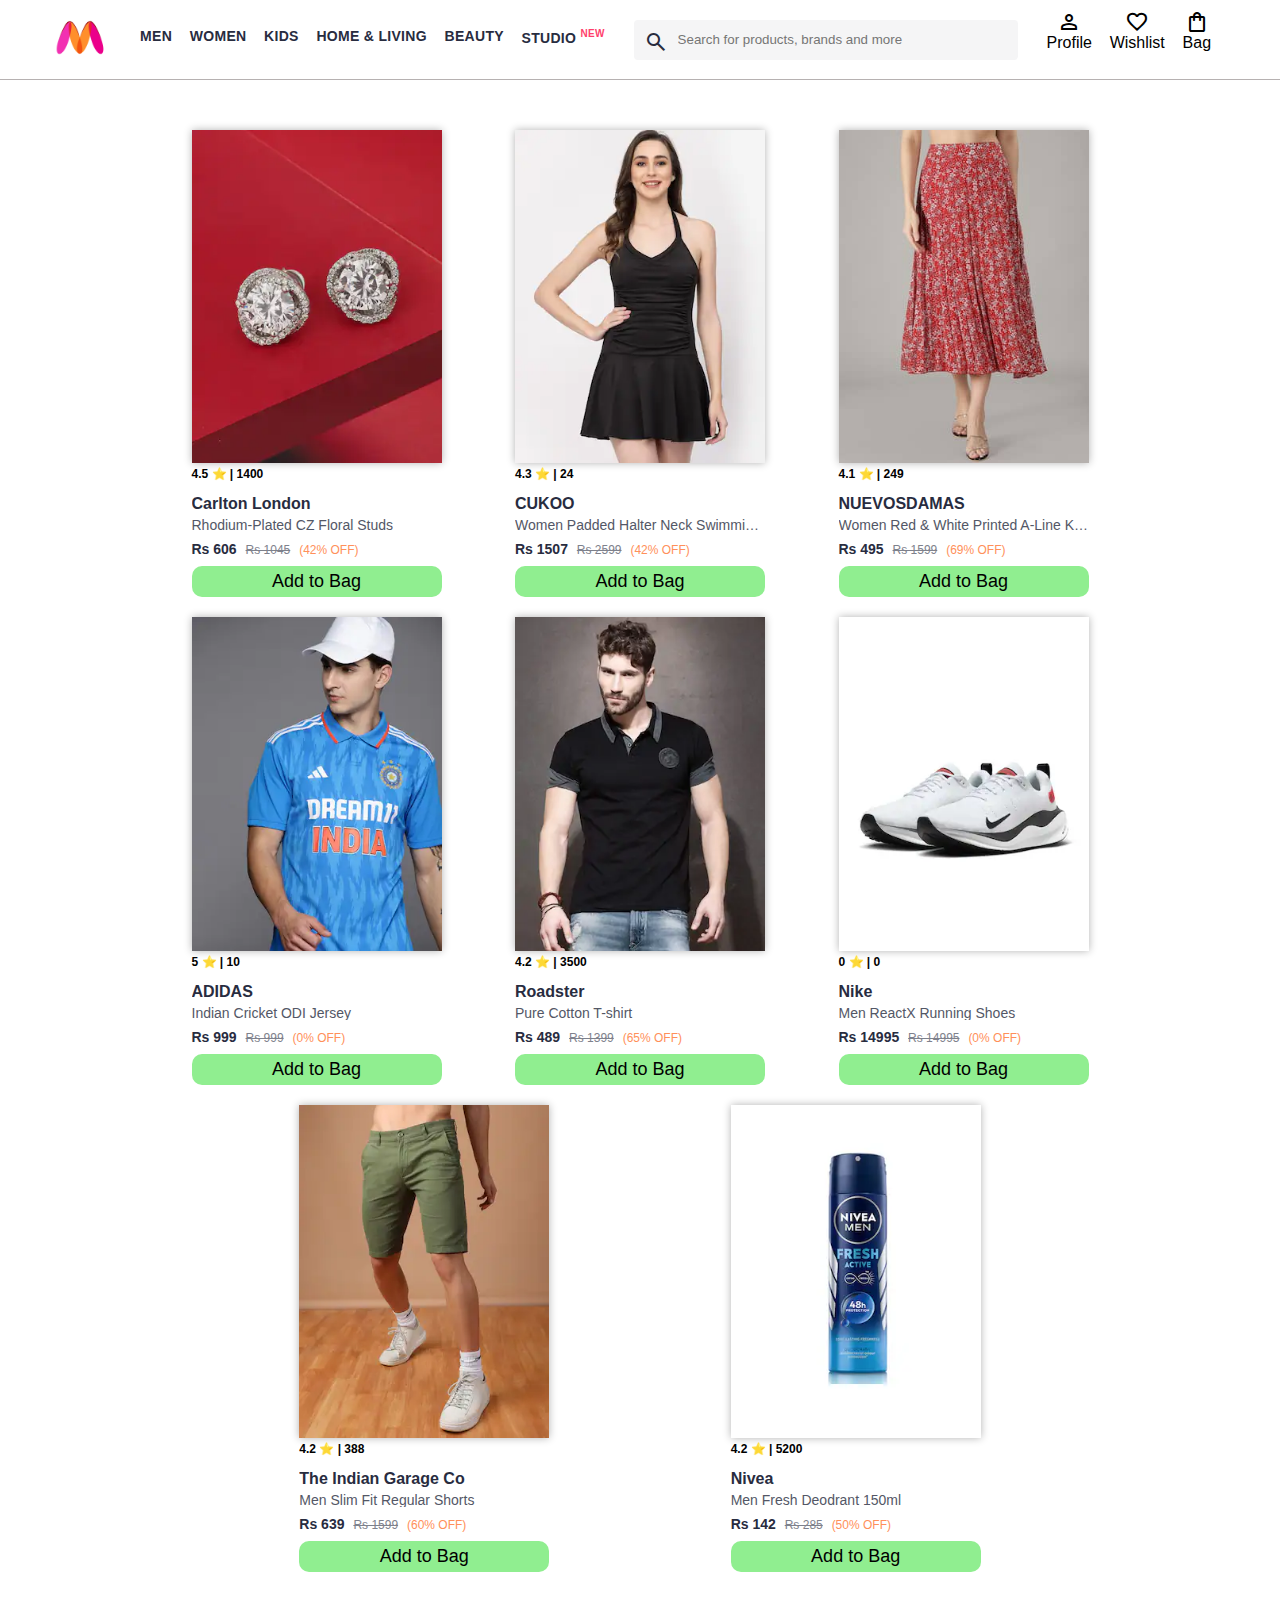
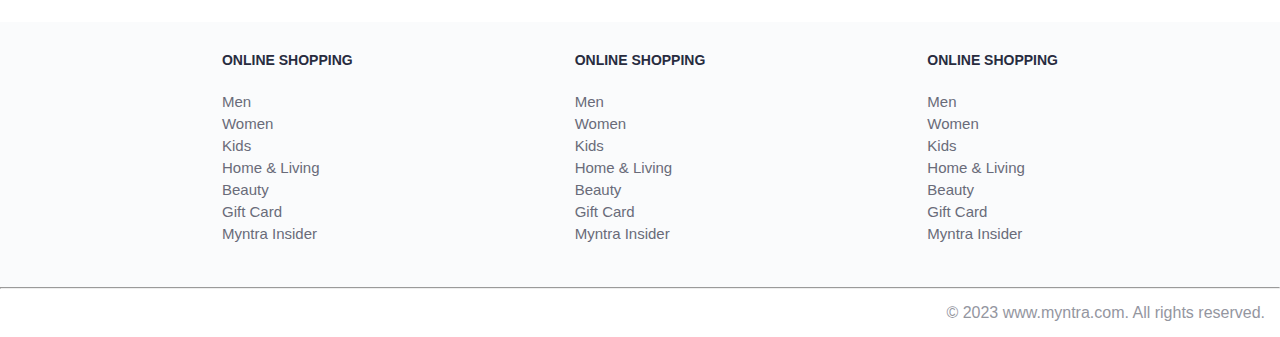
<file: index.html>
<!DOCTYPE html>
<html lang="en">
  <head>
    <title>Myntra Functional Clone</title>
    <link rel="stylesheet" href="css/index.css" />
    <link
      rel="stylesheet"
      href="https://fonts.googleapis.com/css2?family=Material+Symbols+Outlined:opsz,wght,FILL,GRAD@20..48,100..700,0..1,-50..200"
    />
  </head>
  <body>
    <header>
      <div class="logo_container">
        <a href="#"
          ><img
            class="myntra_home"
            src="images/myntra_logo.webp"
            alt="Myntra Home"
        /></a>
      </div>
      <nav class="nav_bar">
        <a href="#">Men</a>
        <a href="#">Women</a>
        <a href="#">Kids</a>
        <a href="#">Home & Living</a>
        <a href="#">Beauty</a>
        <a href="#">Studio <sup>New</sup></a>
      </nav>
      <div class="search_bar">
        <span class="material-symbols-outlined search_icon">search</span>
        <input
          class="search_input"
          placeholder="Search for products, brands and more"
        />
      </div>
      <div class="action_bar">
        <div class="action_container">
          <span class="material-symbols-outlined action_icon">person</span>
          <span class="action_name">Profile</span>
        </div>

        <div class="action_container">
          <span class="material-symbols-outlined action_icon">favorite</span>
          <span class="action_name">Wishlist</span>
        </div>

        <a class="action_container" href="pages/bag.html">
          <span class="material-symbols-outlined action_icon"
            >shopping_bag</span
          >
          <span class="action_name">Bag</span>
          <span class="bag-item-count">0</span>
        </a>
      </div>
    </header>
    <main>
      <div class="items-container"></div>
    </main>
    <footer>
      <div class="footer_container">
        <div class="footer_column">
          <h3>ONLINE SHOPPING</h3>

          <a href="#">Men</a>
          <a href="#">Women</a>
          <a href="#">Kids</a>
          <a href="#">Home & Living</a>
          <a href="#">Beauty</a>
          <a href="#">Gift Card</a>
          <a href="#">Myntra Insider</a>
        </div>

        <div class="footer_column">
          <h3>ONLINE SHOPPING</h3>

          <a href="#">Men</a>
          <a href="#">Women</a>
          <a href="#">Kids</a>
          <a href="#">Home & Living</a>
          <a href="#">Beauty</a>
          <a href="#">Gift Card</a>
          <a href="#">Myntra Insider</a>
        </div>

        <div class="footer_column">
          <h3>ONLINE SHOPPING</h3>

          <a href="#">Men</a>
          <a href="#">Women</a>
          <a href="#">Kids</a>
          <a href="#">Home & Living</a>
          <a href="#">Beauty</a>
          <a href="#">Gift Card</a>
          <a href="#">Myntra Insider</a>
        </div>
      </div>
      <hr />

      <div class="copyright">© 2023 www.myntra.com. All rights reserved.</div>
    </footer>
    <script src="data/items.js"></script>
    <script src="script/index.js"></script>
  </body>
</html>
</file>
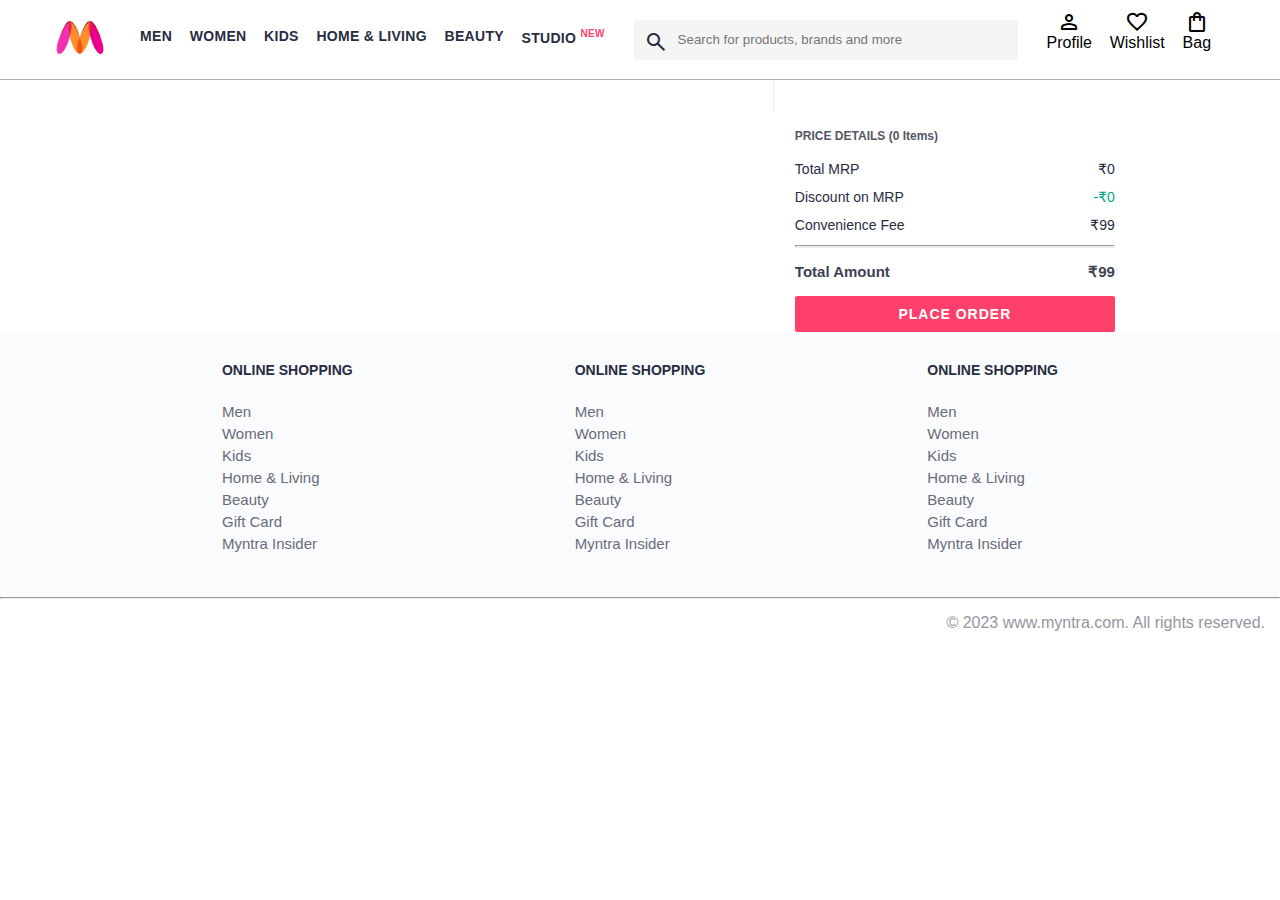
<file: pages/bag.html>
<!DOCTYPE html>
<html lang="en">
<head>
    <title>Myntra Clone</title>
    <link rel="stylesheet" href="../css/index.css">
    <link rel="stylesheet" href="../css/bag.css">
    <link rel="stylesheet" href="https://fonts.googleapis.com/css2?family=Material+Symbols+Outlined:opsz,wght,FILL,GRAD@20..48,100..700,0..1,-50..200" />
</head>
<body>
    <header>
        <div class="logo_container">
            <a href="#"><img class="myntra_home" src="../images/myntra_logo.webp" alt="Myntra Home"></a>
        </div>
        <nav class="nav_bar">
            <a href="#">Men</a>
            <a href="#">Women</a>
            <a href="#">Kids</a>
            <a href="#">Home & Living</a>
            <a href="#">Beauty</a>
            <a href="#">Studio <sup>New</sup></a>
        </nav>
        <div class="search_bar">
            <span class="material-symbols-outlined search_icon">search</span>
            <input class="search_input" placeholder="Search for products, brands and more">
        </div>
        <div class="action_bar">
            <div class="action_container">
                <span class="material-symbols-outlined action_icon">person</span>
                <span class="action_name">Profile</span>
            </div>

            <div class="action_container">
                <span class="material-symbols-outlined action_icon">favorite</span>
                <span class="action_name">Wishlist</span>
            </div>

            <div class="action_container">
                <span class="material-symbols-outlined action_icon">shopping_bag</span>
                <span class="action_name">Bag</span>
                <span class="bag-item-count">0</span>
            </div>
        </div>
    </header>
    <main>
      <div class="bag-page">
        <div class="bag-items-container">
        </div>
        <div class="bag-summary">
        </div>

      </div>
    </main>
    <footer>
        <div class="footer_container">
            <div class="footer_column">
                <h3>ONLINE SHOPPING</h3>

                <a href="#">Men</a>
                <a href="#">Women</a>
                <a href="#">Kids</a>
                <a href="#">Home & Living</a>
                <a href="#">Beauty</a>
                <a href="#">Gift Card</a>
                <a href="#">Myntra Insider</a>
            </div>

            <div class="footer_column">
                <h3>ONLINE SHOPPING</h3>

                <a href="#">Men</a>
                <a href="#">Women</a>
                <a href="#">Kids</a>
                <a href="#">Home & Living</a>
                <a href="#">Beauty</a>
                <a href="#">Gift Card</a>
                <a href="#">Myntra Insider</a>
            </div>

            <div class="footer_column">
                <h3>ONLINE SHOPPING</h3>

                <a href="#">Men</a>
                <a href="#">Women</a>
                <a href="#">Kids</a>
                <a href="#">Home & Living</a>
                <a href="#">Beauty</a>
                <a href="#">Gift Card</a>
                <a href="#">Myntra Insider</a>
            </div>
        </div>
        <hr>

        <div class="copyright">
            © 2023 www.myntra.com. All rights reserved.
        </div>
    </footer>
    <!-- <script src="/data/items.js"></script> -->
    <!-- <script src="/script/bag.js"></script> -->
    <!-- <script src="script/bag.js"></script>
    <script src="/script/index.js"></script> -->


    <script src="../data/items.js"></script>
     <script src="../script/index.js"></script>
    <script src="../script/bag.js"></script>
</body>
</html>
</file>
<file: css/index.css>
/***************** Item Page CSS **************************/
/*.action_container {
    text-decoration: none;
}
a.action_container:link {
    color:black;
}
.item-details {
    cursor: pointer;
    width: 250px;
    margin: 10px;
}
.stars {
    font-size: 12px;
    font-weight: 700;
    text-align: left;
}
.company {
    font-size: 18px;
    font-weight: 700;
    line-height: 1;
    color: #282c3f;
    margin-bottom: 6px;
    overflow: hidden;
    text-overflow: ellipsis;
    white-space: nowrap;
    margin-top: 20px;
}
.item-name {
    color: #535766;
    font-size: 16px;
    line-height: 1;
    margin-bottom: 0;
    margin-top: 0;
    overflow: hidden;
    text-overflow: ellipsis;
    white-space: nowrap;
    font-weight: 400;
    display: block;
}
.price-container {
    margin-top: 10px;
}
.current-price {
    font-size: 14px;
    font-weight: 700;
    color: #282c3f;
}
.original-price {
    text-decoration: line-through;
    color: #7e818c;
    font-weight: 400;
    margin-left: 5px;
    font-size: 12px;
}
.discount-percentage {
    color: #ff905a;
    font-weight: 400;
    font-size: 12px;
    margin-left: 5px;
}
.btn-bag {
    background-color: lightgreen;
    border: none;
    padding: 5px 15px;
    border-radius: 10px;
    width: 100%;
    margin-top: 7px;
    font-size: 20px;
    cursor: pointer;
}
.bag-items {
    background-color: #f16565;
    white-space: nowrap;
    text-align: center;
    line-height: 18px;
    padding: 0 6px;
    height: 18px;
    position: relative;
    border-radius: 50%;
    font-size: 12px;
    color: #fff;
    left: 13px;
    top: -44px;
    font-weight: 700;
    cursor: pointer;
}*/

* {
    margin: 0;
    padding: 0;
    font-family: Assistant,-apple-system,BlinkMacSystemFont,Segoe UI,Roboto,Helvetica,Arial,sans-serif;
    box-sizing: border-box;
}
header {
    display: flex;
    background-color: #ffffff;
    height: 80px;
    justify-content: space-between;
    align-items: center;
    border-bottom: 1px solid #b6b1b1;
}
.myntra_home {
    height: 45px;
}
.logo_container {
    margin-left: 4%;
}
.action_bar {
    margin-right: 4%;
}
.nav_bar {
    display: flex;
    min-width: 500px;
    justify-content: space-evenly;
}
.nav_bar a {
    font-size: 14px;
    letter-spacing: .3px;
    color: #282c3f;
    font-weight: 700;
    text-transform: uppercase;
    text-decoration: none;
    padding: 28px 0;
    border-bottom: 5px solid #ffffff;
}
.nav_bar a:hover {
    border-bottom: 4px solid #f54e77;
}

.nav_bar a sup {
    color: #ff3f6c;
    font-size: 10px;
}

.search_bar {
    height: 40px;
    min-width: 200px;
    width: 30%;
    display: flex;
    align-items: center;
}
.search_icon {
    box-sizing: content-box;
    height: 20px;
    padding: 10px;

    background-color: #f5f5f6;
    color: #282c3f;
    font-weight: 300;
    border-radius: 4px 0 0 4px;
}
.search_input {
    color: #696e79;
    background-color: #f5f5f6;
    flex-grow: 1;
    height: 40px;
    border: 0;
    border-radius: 0 4px 4px 0;
}

.action_bar {
    display: flex;
    min-width: 200px;
    justify-content: space-evenly;
}

.action_container {
    display: flex;
    flex-direction: column;
    align-items: center;
}

/* Main section */
.banner_container {
    margin: 40px 0;
}
.banner_image {
    width: 100%;
}

.category_heading {
    text-transform: uppercase;
    color: #3e4152;
    letter-spacing: .15em;
    font-size: 1.8em;
    margin: 50px 0 10px 30px;
    max-height: 5em;
    font-weight: 700;
}

.category-items, .items-container {
    width: 80%;
    margin: 50px 10%;
    display: flex;
    flex-wrap: wrap;
    justify-content: space-evenly;
}

.sale_item {
    width: 250px;
}

.footer_container {
    padding: 30px 0px 40px 0px;
    background: #FAFBFC;
    display: flex;
    justify-content: space-evenly;
}

.footer_column {
    display: flex;
    flex-direction: column;
}

.footer_column h3 {
    color: #282c3f;
    font-size: 14px;
    margin-bottom: 25px;
}

.footer_column a {
    color: #696b79;
    font-size: 15px;
    text-decoration: none;
    padding-bottom: 5px;
}

.copyright {
    color: #94969f;
    text-align: end;
    padding: 15px;
}

.items-container {
    width: 80%;
    margin: 40px 10%;
}
.item-container {
    width: 250px;
    margin: 10px;
}
.item-image {
    width: 100%;
}

.item-image{
    box-shadow: 0 0px 8px rgba(0,0,0,0.3);
}
.rating {
    font-size: 12px;
    font-weight: 700;
}
.company-name {
    margin-top: 15px;
    font-size: 16px;
    font-weight: 700;
    line-height: 1;
    color: #282c3f;
    margin-bottom: 6px;
    overflow: hidden;
    text-overflow: ellipsis;
    white-space: nowrap;
}
.item-name {
    color: #535766;
    font-size: 14px;
    line-height: 1;
    margin-bottom: 0;
    margin-top: 0;
    overflow: hidden;
    text-overflow: ellipsis;
    white-space: nowrap;
    font-weight: 400;
    display: block;
}
.price {
    margin-top: 10px;
    font-size: 14px;
    line-height: 15px;
    color: #282c3f;
    white-space: nowrap;
}
.current-price {
    font-size: 14px;
    font-weight: 700;
    color: #282c3f;
}
.original-price {
    text-decoration: line-through;
    color: #7e818c;
    font-weight: 400;
    margin-left: 5px;
    font-size: 12px;
}
.discount {
    color: #ff905a;
    font-weight: 400;
    font-size: 12px;
    margin-left: 5px;
}
.btn-add-bag {
    margin-top: 8px;
    font-size: 18px;
    width: 100%;
    background-color: lightgreen;
    border: none;
    padding: 5px 15px;
    border-radius: 10px;
    cursor: pointer;
}

.btn-add-bag:hover{
    box-shadow: 0 0px 8px rgba(0,0,0,0.3);
}
.bag-item-count {
    background-color: #f16565;
    white-space: nowrap;
    text-align: center;
    line-height: 18px;
    padding: 0 6px;
    height: 18px;
    position: relative;
    border-radius: 50%;
    font-size: 12px;
    color: #fff;
    left: 13px;
    top: -44px;
    font-weight: 700;
    cursor: pointer;
}
.action_container {
    text-decoration: none;
}
a.action_container:link {
    color:black;
}
</file>
<file: css/bag.css>
.bag-items-container {
  display: inline-block;
  width: 64%;
  padding-right: 20px;
  border-right: 1px solid #eaeaec;
  padding-top: 32px;
  color: #282c3f;
  font-size: 13px;
  line-height: 1.42857143;
}

.bag-page {
  width: 75%;
  margin-left: 12.5%;
}

.bag-summary {
  vertical-align: top;
  display: inline-block;
  width: 35%;
  padding: 24px 0 0 16px;
  color: #282c3f;
  font-size: 13px;
  line-height: 1.42857143;
}

.bag-details-container {
  margin-bottom: 16px;
}

.price-header {
  font-size: 12px;
  font-weight: 700;
  margin: 24px 0 16px;
  color: #535766;
}

.price-item {
  margin-bottom: 12px;
  line-height: 16px;
  font-size: 14px;
  color: #282c3f;
}

.price-item-value {
  float: right;
}

.priceDetail-base-discount {
  color: #03a685;
}

.price-footer {
  font-weight: 700;
  font-size: 15px;
  padding-top: 16px;
  border-top: 1px solid #eaeaec;
  color: #3e4152;
  line-height: 16px;
}

.btn-place-order {
  width: 100%;
  letter-spacing: 1px;
  font-size: 14px;
  font-weight: 600;
  border-radius: 2px;
  border-width: 0px;
  padding: 10px 16px;
  background-color: rgb(255, 63, 108);
  color: rgb(255, 255, 255);
  cursor: pointer;
}

.bag-item-container {
  margin-bottom: 8px;
  background: #fff;
  font-size: 14px;
  border: 1px solid #eaeaec;
  border-radius: 4px;
  position: relative;
  padding: 12px 12px 0;
}

.item-left-part {
  position: absolute;
  background: rgb(255, 242, 223);
  height: 148px;
  width: 111px;
}

.item-right-part {
  padding-left: 12px;
  position: relative;
  min-height: 148px;
  margin-left: 111px;
  margin-bottom: 12px;
}

.bag-item-img {
  width: 100%;
}

.return-period {
  display: inline-flex;
  font-size: 14px;
  padding-top: 8px;
}

.return-period-days {
  font-weight: 700;
  margin-right: 4px;
}

.delivery-details {
  margin-top: 5px;
  color: #282c3f;
  font-size: 12px;
  letter-spacing: -.1px;
  margin-bottom: 8px;
  line-height: 15px;
}

.delivery-details-days {
  color: #03a685;
}

.remove-from-cart {
  position: absolute;
  font-size: 25px;
  top: 10px;
  right: 18px;
  width: 14px;
  height: 14px;
  cursor: pointer;
}
</file>
